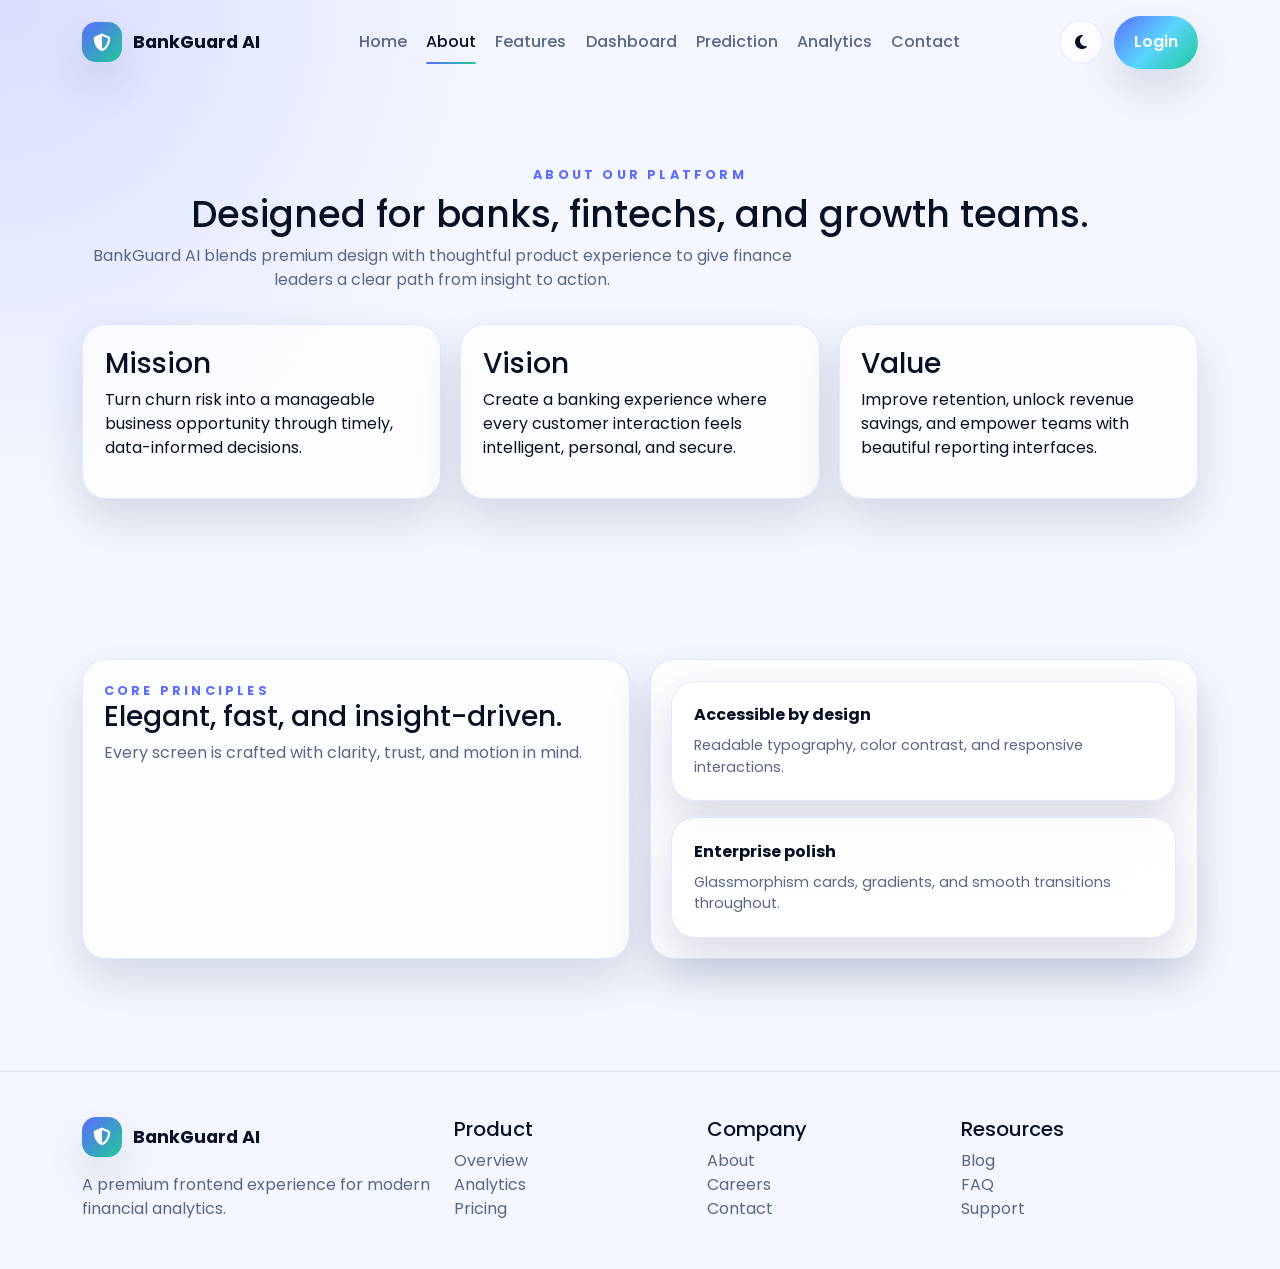
<file: about.html>
<!DOCTYPE html>
<html lang="en">
  <head>
    <script>
      window.addEventListener('load', function () {
        const loader = document.querySelector('.page-loader');
        if (loader) {
          setTimeout(() => loader.classList.add('hidden'), 700);
        }
      });
      const path = window.location.pathname;
      document.write(`<base href="${path.includes('/pages/') ? '../' : './'}">`);
    </script>
    <meta charset="UTF-8" />
    <meta name="viewport" content="width=device-width, initial-scale=1.0" />
    <title>About | BankGuard AI</title>
    <link rel="preconnect" href="https://fonts.googleapis.com" />
    <link rel="preconnect" href="https://fonts.gstatic.com" crossorigin />
    <link href="https://fonts.googleapis.com/css2?family=Poppins:wght@300;400;500;600;700;800&display=swap" rel="stylesheet" />
    <link href="https://cdn.jsdelivr.net/npm/bootstrap@5.3.3/dist/css/bootstrap.min.css" rel="stylesheet" />
    <link href="https://cdnjs.cloudflare.com/ajax/libs/font-awesome/6.5.2/css/all.min.css" rel="stylesheet" />
    <link href="https://unpkg.com/aos@2.3.1/dist/aos.css" rel="stylesheet" />
    <link rel="stylesheet" href="../assets/css/styles.css" />
  </head>
  <body>
    <div class="page-loader"><div class="spinner"></div></div>
    <nav class="navbar">
      <div class="container">
        <a href="../index.html" class="brand"><span class="brand-badge"><i class="fa-solid fa-shield-halved"></i></span> BankGuard AI</a>
        <div class="nav-links">
          <a href="../index.html">Home</a>
          <a class="active" href="about.html">About</a>
          <a href="features.html">Features</a>
          <a href="dashboard.html">Dashboard</a>
          <a href="prediction.html">Prediction</a>
          <a href="analytics.html">Analytics</a>
          <a href="contact.html">Contact</a>
        </div>
        <div class="nav-actions"><button class="icon-btn" id="themeToggle"><i class="fas fa-moon"></i></button><a class="btn btn-gradient" href="login.html">Login</a></div>
      </div>
    </nav>

    <section class="section">
      <div class="container">
        <div class="section-title text-center" data-aos="fade-up">
          <span class="eyebrow">About our platform</span>
          <h2>Designed for banks, fintechs, and growth teams.</h2>
          <p>BankGuard AI blends premium design with thoughtful product experience to give finance leaders a clear path from insight to action.</p>
        </div>
        <div class="feature-grid">
          <div class="feature-card" data-aos="fade-up"><h3>Mission</h3><p>Turn churn risk into a manageable business opportunity through timely, data-informed decisions.</p></div>
          <div class="feature-card" data-aos="fade-up" data-aos-delay="100"><h3>Vision</h3><p>Create a banking experience where every customer interaction feels intelligent, personal, and secure.</p></div>
          <div class="feature-card" data-aos="fade-up" data-aos-delay="200"><h3>Value</h3><p>Improve retention, unlock revenue savings, and empower teams with beautiful reporting interfaces.</p></div>
        </div>
      </div>
    </section>

    <section class="section">
      <div class="container">
        <div class="contact-grid">
          <div class="contact-card" data-aos="fade-up"><div class="eyebrow">Core principles</div><h3>Elegant, fast, and insight-driven.</h3><p class="muted">Every screen is crafted with clarity, trust, and motion in mind.</p></div>
          <div class="contact-card" data-aos="fade-up" data-aos-delay="100">
            <div class="panel-stack">
              <div class="feature-card"><strong>Accessible by design</strong><div class="muted small mt-2">Readable typography, color contrast, and responsive interactions.</div></div>
              <div class="feature-card"><strong>Enterprise polish</strong><div class="muted small mt-2">Glassmorphism cards, gradients, and smooth transitions throughout.</div></div>
            </div>
          </div>
        </div>
      </div>
    </section>

    <footer class="footer"><div class="container footer-grid"><div><div class="brand"><span class="brand-badge"><i class="fa-solid fa-shield-halved"></i></span> BankGuard AI</div><p class="muted mt-3">A premium frontend experience for modern financial analytics.</p></div><div><h5>Product</h5><div class="muted">Overview<br />Analytics<br />Pricing</div></div><div><h5>Company</h5><div class="muted">About<br />Careers<br />Contact</div></div><div><h5>Resources</h5><div class="muted">Blog<br />FAQ<br />Support</div></div></div></footer>

    <div class="toast" id="toast"></div>
    <script src="https://cdn.jsdelivr.net/npm/bootstrap@5.3.3/dist/js/bootstrap.bundle.min.js"></script>
    <script src="https://unpkg.com/aos@2.3.1/dist/aos.js"></script>
    <script src="../assets/js/main.js"></script>
    <script>AOS.init({ duration: 800, once: true });</script>
  </body>
</html>
</file>
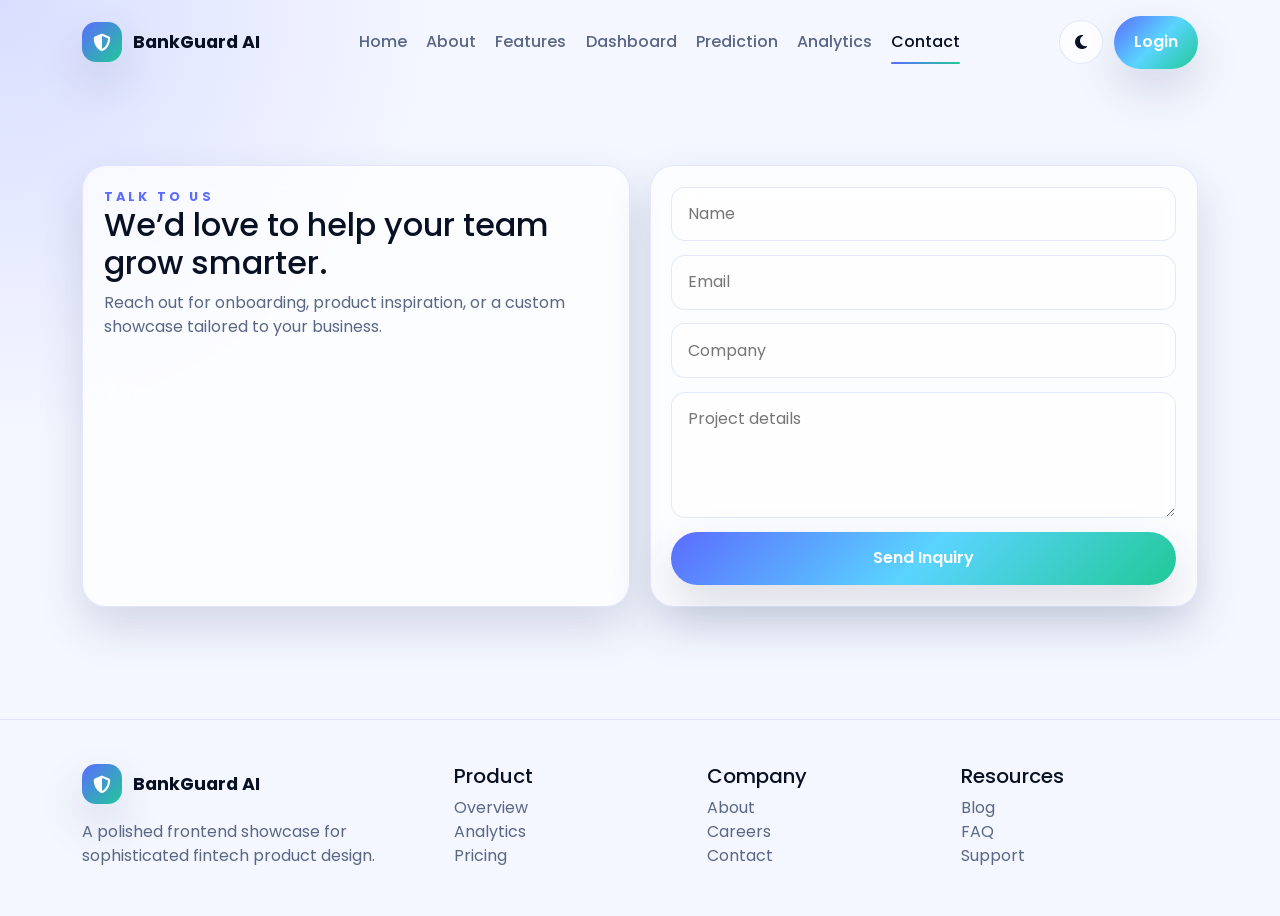
<file: contact.html>
<!DOCTYPE html>
<html lang="en">
  <head>
    <script>
      window.addEventListener('load', function () {
        const loader = document.querySelector('.page-loader');
        if (loader) {
          setTimeout(() => loader.classList.add('hidden'), 700);
        }
      });
      const path = window.location.pathname;
      document.write(`<base href="${path.includes('/pages/') ? '../' : './'}">`);
    </script>
    <meta charset="UTF-8" />
    <meta name="viewport" content="width=device-width, initial-scale=1.0" />
    <title>Contact | BankGuard AI</title>
    <link rel="preconnect" href="https://fonts.googleapis.com" />
    <link rel="preconnect" href="https://fonts.gstatic.com" crossorigin />
    <link href="https://fonts.googleapis.com/css2?family=Poppins:wght@300;400;500;600;700;800&display=swap" rel="stylesheet" />
    <link href="https://cdn.jsdelivr.net/npm/bootstrap@5.3.3/dist/css/bootstrap.min.css" rel="stylesheet" />
    <link href="https://cdnjs.cloudflare.com/ajax/libs/font-awesome/6.5.2/css/all.min.css" rel="stylesheet" />
    <link href="https://unpkg.com/aos@2.3.1/dist/aos.css" rel="stylesheet" />
    <link rel="stylesheet" href="../assets/css/styles.css" />
  </head>
  <body>
    <div class="page-loader"><div class="spinner"></div></div>
    <nav class="navbar">
      <div class="container">
        <a href="../index.html" class="brand"><span class="brand-badge"><i class="fa-solid fa-shield-halved"></i></span> BankGuard AI</a>
        <div class="nav-links">
          <a href="../index.html">Home</a>
          <a href="about.html">About</a>
          <a href="features.html">Features</a>
          <a href="dashboard.html">Dashboard</a>
          <a href="prediction.html">Prediction</a>
          <a href="analytics.html">Analytics</a>
          <a class="active" href="contact.html">Contact</a>
        </div>
        <div class="nav-actions"><button class="icon-btn" id="themeToggle"><i class="fas fa-moon"></i></button><a class="btn btn-gradient" href="login.html">Login</a></div>
      </div>
    </nav>

    <section class="section">
      <div class="container contact-grid">
        <div class="contact-card" data-aos="fade-up">
          <div class="eyebrow">Talk to us</div>
          <h2>We’d love to help your team grow smarter.</h2>
          <p class="muted">Reach out for onboarding, product inspiration, or a custom showcase tailored to your business.</p>
        </div>
        <div class="contact-card" data-aos="fade-up" data-aos-delay="100">
          <form class="form-floating">
            <input type="text" placeholder="Name" />
            <input type="email" placeholder="Email" />
            <input type="text" placeholder="Company" />
            <textarea rows="4" placeholder="Project details"></textarea>
            <button class="btn btn-gradient">Send Inquiry</button>
          </form>
        </div>
      </div>
    </section>

    <footer class="footer"><div class="container footer-grid"><div><div class="brand"><span class="brand-badge"><i class="fa-solid fa-shield-halved"></i></span> BankGuard AI</div><p class="muted mt-3">A polished frontend showcase for sophisticated fintech product design.</p></div><div><h5>Product</h5><div class="muted">Overview<br />Analytics<br />Pricing</div></div><div><h5>Company</h5><div class="muted">About<br />Careers<br />Contact</div></div><div><h5>Resources</h5><div class="muted">Blog<br />FAQ<br />Support</div></div></div></footer>

    <div class="toast" id="toast"></div>
    <script src="https://cdn.jsdelivr.net/npm/bootstrap@5.3.3/dist/js/bootstrap.bundle.min.js"></script>
    <script src="https://unpkg.com/aos@2.3.1/dist/aos.js"></script>
    <script src="../assets/js/main.js"></script>
    <script>AOS.init({ duration: 800, once: true });</script>
  </body>
</html>
</file>
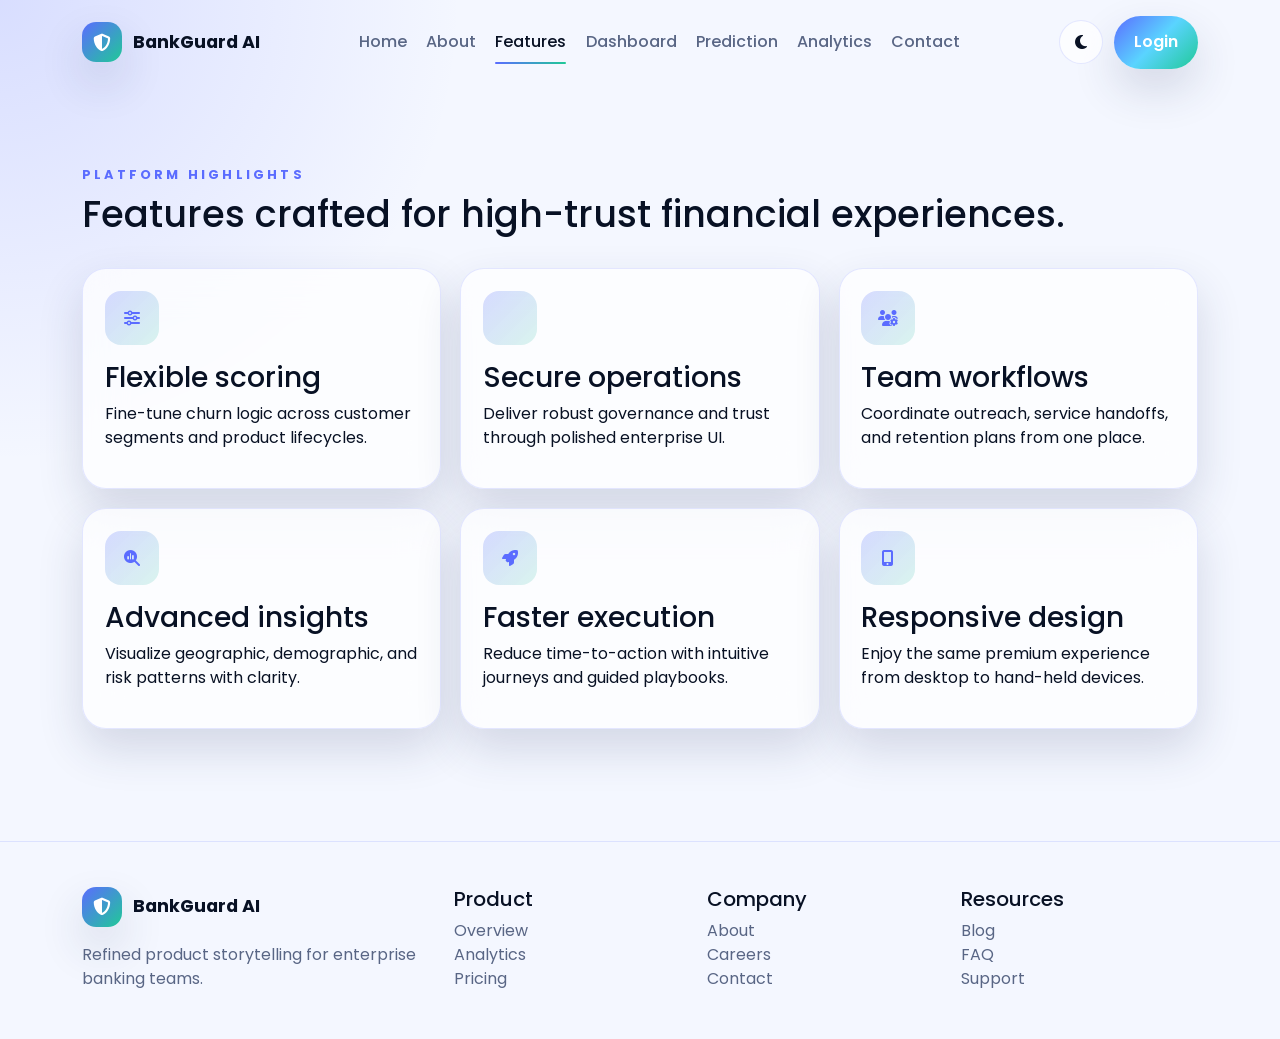
<file: features.html>
<!DOCTYPE html>
<html lang="en">
  <head>
    <script>
      window.addEventListener('load', function () {
        const loader = document.querySelector('.page-loader');
        if (loader) {
          setTimeout(() => loader.classList.add('hidden'), 700);
        }
      });
      const path = window.location.pathname;
      document.write(`<base href="${path.includes('/pages/') ? '../' : './'}">`);
    </script>
    <meta charset="UTF-8" />
    <meta name="viewport" content="width=device-width, initial-scale=1.0" />
    <title>Features | BankGuard AI</title>
    <link rel="preconnect" href="https://fonts.googleapis.com" />
    <link rel="preconnect" href="https://fonts.gstatic.com" crossorigin />
    <link href="https://fonts.googleapis.com/css2?family=Poppins:wght@300;400;500;600;700;800&display=swap" rel="stylesheet" />
    <link href="https://cdn.jsdelivr.net/npm/bootstrap@5.3.3/dist/css/bootstrap.min.css" rel="stylesheet" />
    <link href="https://cdnjs.cloudflare.com/ajax/libs/font-awesome/6.5.2/css/all.min.css" rel="stylesheet" />
    <link href="https://unpkg.com/aos@2.3.1/dist/aos.css" rel="stylesheet" />
    <link rel="stylesheet" href="../assets/css/styles.css" />
  </head>
  <body>
    <div class="page-loader"><div class="spinner"></div></div>
    <nav class="navbar">
      <div class="container">
        <a href="../index.html" class="brand"><span class="brand-badge"><i class="fa-solid fa-shield-halved"></i></span> BankGuard AI</a>
        <div class="nav-links">
          <a href="../index.html">Home</a>
          <a href="about.html">About</a>
          <a class="active" href="features.html">Features</a>
          <a href="dashboard.html">Dashboard</a>
          <a href="prediction.html">Prediction</a>
          <a href="analytics.html">Analytics</a>
          <a href="contact.html">Contact</a>
        </div>
        <div class="nav-actions"><button class="icon-btn" id="themeToggle"><i class="fas fa-moon"></i></button><a class="btn btn-gradient" href="login.html">Login</a></div>
      </div>
    </nav>

    <section class="section">
      <div class="container">
        <div class="section-title" data-aos="fade-up">
          <span class="eyebrow">Platform highlights</span>
          <h2>Features crafted for high-trust financial experiences.</h2>
        </div>
        <div class="feature-grid">
          <div class="feature-card" data-aos="fade-up"><div class="feature-icon"><i class="fa-solid fa-sliders"></i></div><h3>Flexible scoring</h3><p>Fine-tune churn logic across customer segments and product lifecycles.</p></div>
          <div class="feature-card" data-aos="fade-up" data-aos-delay="100"><div class="feature-icon"><i class="fa-solid fa-shield-check"></i></div><h3>Secure operations</h3><p>Deliver robust governance and trust through polished enterprise UI.</p></div>
          <div class="feature-card" data-aos="fade-up" data-aos-delay="200"><div class="feature-icon"><i class="fa-solid fa-users-gear"></i></div><h3>Team workflows</h3><p>Coordinate outreach, service handoffs, and retention plans from one place.</p></div>
          <div class="feature-card" data-aos="fade-up"><div class="feature-icon"><i class="fa-solid fa-magnifying-glass-chart"></i></div><h3>Advanced insights</h3><p>Visualize geographic, demographic, and risk patterns with clarity.</p></div>
          <div class="feature-card" data-aos="fade-up" data-aos-delay="100"><div class="feature-icon"><i class="fa-solid fa-rocket"></i></div><h3>Faster execution</h3><p>Reduce time-to-action with intuitive journeys and guided playbooks.</p></div>
          <div class="feature-card" data-aos="fade-up" data-aos-delay="200"><div class="feature-icon"><i class="fa-solid fa-mobile-screen-button"></i></div><h3>Responsive design</h3><p>Enjoy the same premium experience from desktop to hand-held devices.</p></div>
        </div>
      </div>
    </section>

    <footer class="footer"><div class="container footer-grid"><div><div class="brand"><span class="brand-badge"><i class="fa-solid fa-shield-halved"></i></span> BankGuard AI</div><p class="muted mt-3">Refined product storytelling for enterprise banking teams.</p></div><div><h5>Product</h5><div class="muted">Overview<br />Analytics<br />Pricing</div></div><div><h5>Company</h5><div class="muted">About<br />Careers<br />Contact</div></div><div><h5>Resources</h5><div class="muted">Blog<br />FAQ<br />Support</div></div></div></footer>

    <div class="toast" id="toast"></div>
    <script src="https://cdn.jsdelivr.net/npm/bootstrap@5.3.3/dist/js/bootstrap.bundle.min.js"></script>
    <script src="https://unpkg.com/aos@2.3.1/dist/aos.js"></script>
    <script src="../assets/js/main.js"></script>
    <script>AOS.init({ duration: 800, once: true });</script>
  </body>
</html>
</file>
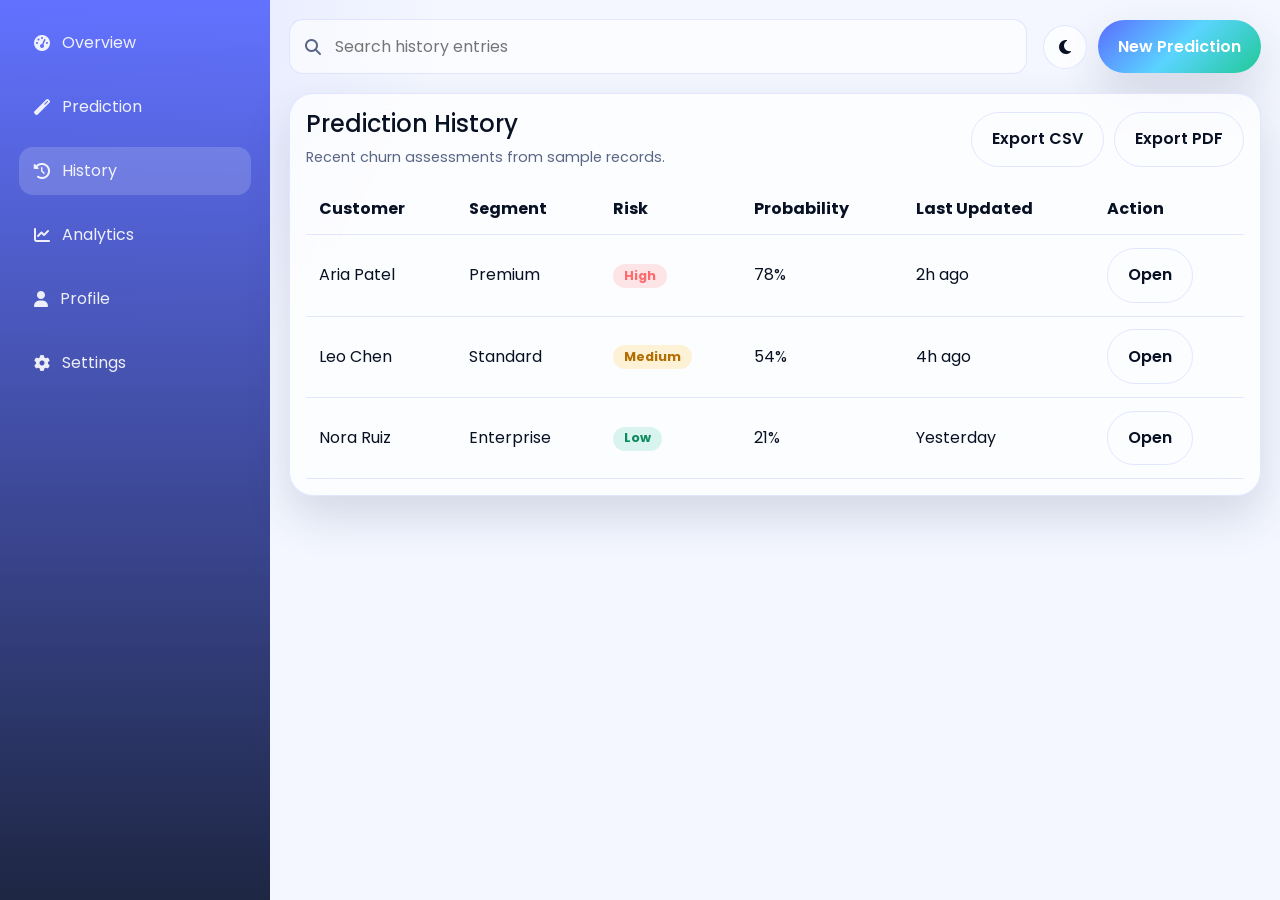
<file: history.html>
<!DOCTYPE html>
<html lang="en">
  <head>
    <script>
      window.addEventListener('load', function () {
        const loader = document.querySelector('.page-loader');
        if (loader) {
          setTimeout(() => loader.classList.add('hidden'), 700);
        }
      });
      const path = window.location.pathname;
      document.write(`<base href="${path.includes('/pages/') ? '../' : './'}">`);
    </script>
    <meta charset="UTF-8" />
    <meta name="viewport" content="width=device-width, initial-scale=1.0" />
    <title>History | BankGuard AI</title>
    <link rel="preconnect" href="https://fonts.googleapis.com" />
    <link rel="preconnect" href="https://fonts.gstatic.com" crossorigin />
    <link href="https://fonts.googleapis.com/css2?family=Poppins:wght@300;400;500;600;700;800&display=swap" rel="stylesheet" />
    <link href="https://cdn.jsdelivr.net/npm/bootstrap@5.3.3/dist/css/bootstrap.min.css" rel="stylesheet" />
    <link href="https://cdnjs.cloudflare.com/ajax/libs/font-awesome/6.5.2/css/all.min.css" rel="stylesheet" />
    <link href="https://unpkg.com/aos@2.3.1/dist/aos.css" rel="stylesheet" />
    <link rel="stylesheet" href="../assets/css/styles.css" />
  </head>
  <body>
    <div class="page-loader"><div class="spinner"></div></div>
    <div class="dashboard-shell">
      <aside class="sidebar">
        <a href="dashboard.html"><i class="fa-solid fa-gauge-high"></i> Overview</a>
        <a href="prediction.html"><i class="fa-solid fa-magic"></i> Prediction</a>
        <a href="history.html" class="active"><i class="fa-solid fa-clock-rotate-left"></i> History</a>
        <a href="analytics.html"><i class="fa-solid fa-chart-line"></i> Analytics</a>
        <a href="profile.html"><i class="fa-solid fa-user"></i> Profile</a>
        <a href="settings.html"><i class="fa-solid fa-gear"></i> Settings</a>
      </aside>
      <main class="dashboard-main">
        <div class="topbar" data-aos="fade-down">
          <div class="search"><i class="fa-solid fa-search"></i><input type="text" placeholder="Search history entries" /></div>
          <div class="topbar-actions"><button class="icon-btn" id="themeToggle"><i class="fas fa-moon"></i></button><a class="btn btn-gradient" href="prediction.html">New Prediction</a></div>
        </div>
        <div class="table-card" data-aos="fade-up">
          <div class="table-toolbar"><div><h4>Prediction History</h4><div class="muted small">Recent churn assessments from sample records.</div></div><div class="controls"><button class="btn-outline">Export CSV</button><button class="btn-outline">Export PDF</button></div></div>
          <table>
            <thead><tr><th>Customer</th><th>Segment</th><th>Risk</th><th>Probability</th><th>Last Updated</th><th>Action</th></tr></thead>
            <tbody>
              <tr><td>Aria Patel</td><td>Premium</td><td><span class="badge high">High</span></td><td>78%</td><td>2h ago</td><td><button class="btn-outline">Open</button></td></tr>
              <tr><td>Leo Chen</td><td>Standard</td><td><span class="badge medium">Medium</span></td><td>54%</td><td>4h ago</td><td><button class="btn-outline">Open</button></td></tr>
              <tr><td>Nora Ruiz</td><td>Enterprise</td><td><span class="badge low">Low</span></td><td>21%</td><td>Yesterday</td><td><button class="btn-outline">Open</button></td></tr>
            </tbody>
          </table>
        </div>
      </main>
    </div>

    <div class="toast" id="toast"></div>
    <script src="https://cdn.jsdelivr.net/npm/bootstrap@5.3.3/dist/js/bootstrap.bundle.min.js"></script>
    <script src="https://unpkg.com/aos@2.3.1/dist/aos.js"></script>
    <script src="../assets/js/main.js"></script>
    <script>AOS.init({ duration: 800, once: true });</script>
  </body>
</html>
</file>
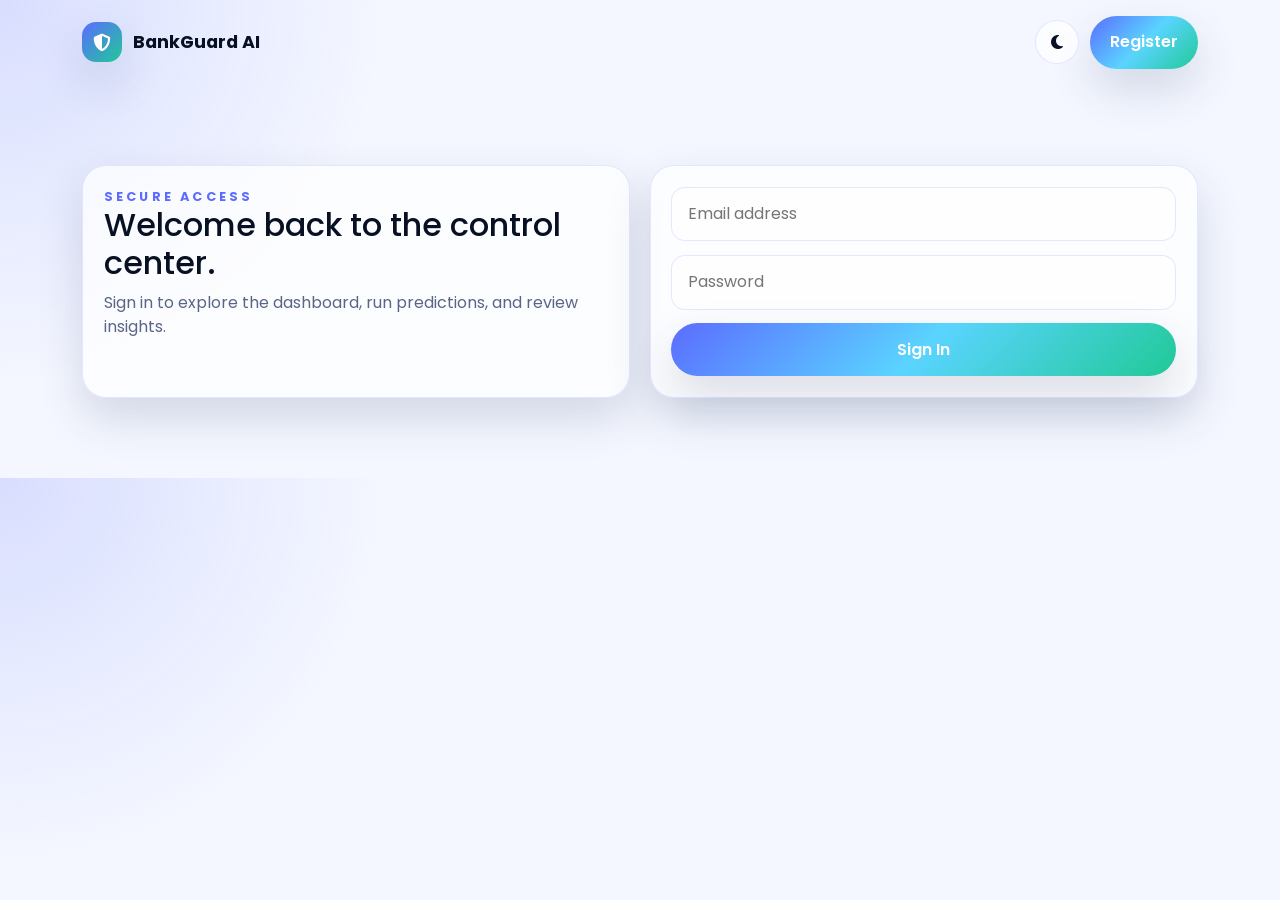
<file: login.html>
<!DOCTYPE html>
<html lang="en">
  <head>
    <script>
      window.addEventListener('load', function () {
        const loader = document.querySelector('.page-loader');
        if (loader) {
          setTimeout(() => loader.classList.add('hidden'), 700);
        }
      });
      const path = window.location.pathname;
      document.write(`<base href="${path.includes('/pages/') ? '../' : './'}">`);
    </script>
    <meta charset="UTF-8" />
    <meta name="viewport" content="width=device-width, initial-scale=1.0" />
    <title>Login | BankGuard AI</title>
    <link rel="preconnect" href="https://fonts.googleapis.com" />
    <link rel="preconnect" href="https://fonts.gstatic.com" crossorigin />
    <link href="https://fonts.googleapis.com/css2?family=Poppins:wght@300;400;500;600;700;800&display=swap" rel="stylesheet" />
    <link href="https://cdn.jsdelivr.net/npm/bootstrap@5.3.3/dist/css/bootstrap.min.css" rel="stylesheet" />
    <link href="https://cdnjs.cloudflare.com/ajax/libs/font-awesome/6.5.2/css/all.min.css" rel="stylesheet" />
    <link href="https://unpkg.com/aos@2.3.1/dist/aos.css" rel="stylesheet" />
    <link rel="stylesheet" href="../assets/css/styles.css" />
  </head>
  <body>
    <div class="page-loader"><div class="spinner"></div></div>
    <nav class="navbar">
      <div class="container">
        <a href="../index.html" class="brand"><span class="brand-badge"><i class="fa-solid fa-shield-halved"></i></span> BankGuard AI</a>
        <div class="nav-actions"><button class="icon-btn" id="themeToggle"><i class="fas fa-moon"></i></button><a class="btn btn-gradient" href="register.html">Register</a></div>
      </div>
    </nav>

    <section class="section">
      <div class="container contact-grid">
        <div class="contact-card" data-aos="fade-up"><div class="eyebrow">Secure access</div><h2>Welcome back to the control center.</h2><p class="muted">Sign in to explore the dashboard, run predictions, and review insights.</p></div>
        <div class="contact-card" data-aos="fade-up" data-aos-delay="100">
          <form class="form-floating">
            <input type="email" placeholder="Email address" />
            <input type="password" placeholder="Password" />
            <button class="btn btn-gradient" type="button" onclick="window.location.href='dashboard.html'">Sign In</button>
          </form>
        </div>
      </div>
    </section>

    <div class="toast" id="toast"></div>
    <script src="https://cdn.jsdelivr.net/npm/bootstrap@5.3.3/dist/js/bootstrap.bundle.min.js"></script>
    <script src="https://unpkg.com/aos@2.3.1/dist/aos.js"></script>
    <script src="../assets/js/main.js"></script>
    <script>AOS.init({ duration: 800, once: true });</script>
  </body>
</html>
</file>
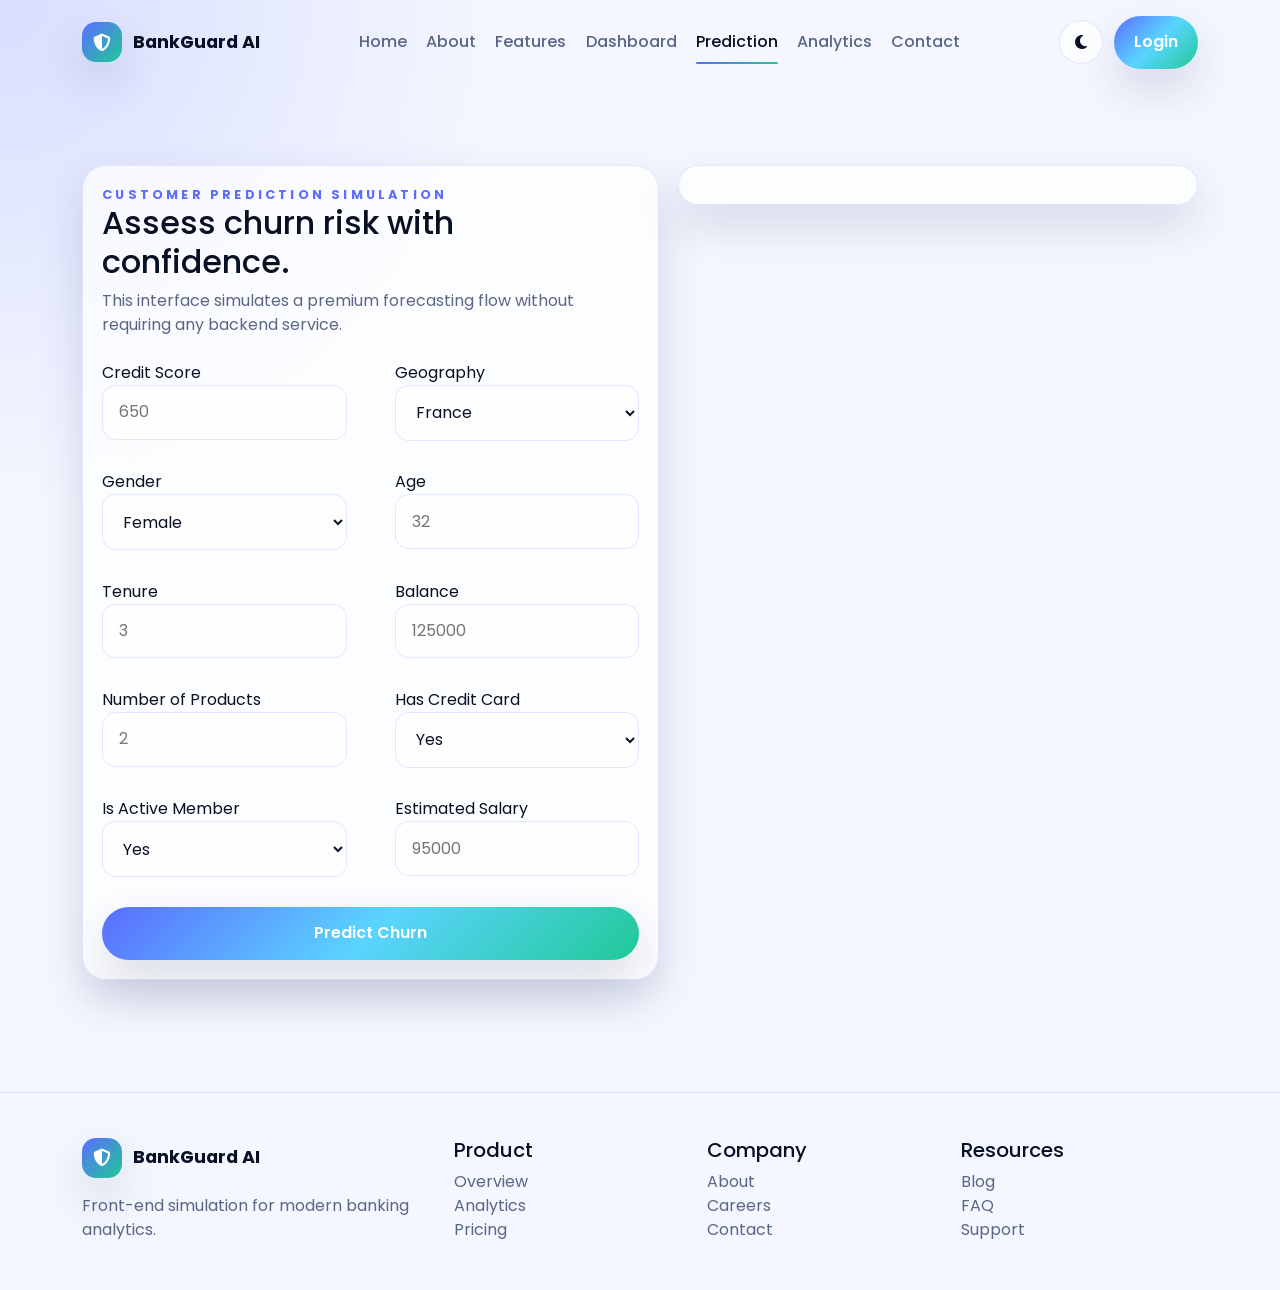
<file: prediction.html>
<!DOCTYPE html>
<html lang="en">
  <head>
    <script>
      window.addEventListener('load', function () {
        const loader = document.querySelector('.page-loader');
        if (loader) {
          setTimeout(() => loader.classList.add('hidden'), 700);
        }
      });
      const path = window.location.pathname;
      document.write(`<base href="${path.includes('/pages/') ? '../' : './'}">`);
    </script>
    <meta charset="UTF-8" />
    <meta name="viewport" content="width=device-width, initial-scale=1.0" />
    <title>Prediction | BankGuard AI</title>
    <link rel="preconnect" href="https://fonts.googleapis.com" />
    <link rel="preconnect" href="https://fonts.gstatic.com" crossorigin />
    <link href="https://fonts.googleapis.com/css2?family=Poppins:wght@300;400;500;600;700;800&display=swap" rel="stylesheet" />
    <link href="https://cdn.jsdelivr.net/npm/bootstrap@5.3.3/dist/css/bootstrap.min.css" rel="stylesheet" />
    <link href="https://cdnjs.cloudflare.com/ajax/libs/font-awesome/6.5.2/css/all.min.css" rel="stylesheet" />
    <link href="https://unpkg.com/aos@2.3.1/dist/aos.css" rel="stylesheet" />
    <link rel="stylesheet" href="../assets/css/styles.css" />
  </head>
  <body>
    <div class="page-loader"><div class="spinner"></div></div>
    <nav class="navbar">
      <div class="container">
        <a href="../index.html" class="brand"><span class="brand-badge"><i class="fa-solid fa-shield-halved"></i></span> BankGuard AI</a>
        <div class="nav-links">
          <a href="../index.html">Home</a>
          <a href="about.html">About</a>
          <a href="features.html">Features</a>
          <a href="dashboard.html">Dashboard</a>
          <a class="active" href="prediction.html">Prediction</a>
          <a href="analytics.html">Analytics</a>
          <a href="contact.html">Contact</a>
        </div>
        <div class="nav-actions"><button class="icon-btn" id="themeToggle"><i class="fas fa-moon"></i></button><a class="btn btn-gradient" href="login.html">Login</a></div>
      </div>
    </nav>

    <section class="section">
      <div class="container prediction-layout">
        <div class="prediction-card" data-aos="fade-right">
          <div class="eyebrow">Customer prediction simulation</div>
          <h2>Assess churn risk with confidence.</h2>
          <p class="muted">This interface simulates a premium forecasting flow without requiring any backend service.</p>
          <form id="predictionForm" class="form-floating mt-4">
            <div class="row">
              <div class="col mb-3"><label>Credit Score</label><input type="number" name="credit_score" placeholder="650" /></div>
              <div class="col mb-3"><label>Geography</label><select name="geography"><option>France</option><option>Spain</option><option>Germany</option></select></div>
            </div>
            <div class="row">
              <div class="col mb-3"><label>Gender</label><select name="gender"><option>Female</option><option>Male</option></select></div>
              <div class="col mb-3"><label>Age</label><input type="number" name="age" placeholder="32" /></div>
            </div>
            <div class="row">
              <div class="col mb-3"><label>Tenure</label><input type="number" name="tenure" placeholder="3" /></div>
              <div class="col mb-3"><label>Balance</label><input type="number" name="balance" placeholder="125000" /></div>
            </div>
            <div class="row">
              <div class="col mb-3"><label>Number of Products</label><input type="number" name="products" placeholder="2" /></div>
              <div class="col mb-3"><label>Has Credit Card</label><select name="credit_card"><option>Yes</option><option>No</option></select></div>
            </div>
            <div class="row">
              <div class="col mb-3"><label>Is Active Member</label><select name="active_member"><option>Yes</option><option>No</option></select></div>
              <div class="col mb-3"><label>Estimated Salary</label><input type="number" name="salary" placeholder="95000" /></div>
            </div>
            <button class="btn btn-gradient" type="submit">Predict Churn</button>
          </form>
        </div>
        <div class="result-card" data-aos="fade-left">
          <div id="predictionLoader" style="display:none; text-align:center;">
            <div class="spinner" style="margin:0 auto 1rem"></div>
            <p class="muted">Evaluating customer risk profile...</p>
          </div>
          <div id="predictionResult" style="display:none;">
            <div class="d-flex justify-content-between align-items-center"><h3>Prediction Result</h3><span class="badge high" id="riskBadge">High Risk</span></div>
            <div class="circular-meter" id="riskMeter" data-value="72%"></div>
            <div class="text-center">
              <div class="stat-large" id="probabilityValue">72%</div>
              <div class="muted">Churn probability</div>
            </div>
            <div class="row mt-3">
              <div class="col"><strong>Confidence</strong><div id="confidenceValue">94%</div></div>
              <div class="col"><strong>Suggested Action</strong><div>Retention campaign</div></div>
            </div>
            <div class="recommendations" id="recommendations"></div>
          </div>
        </div>
      </div>
    </section>

    <footer class="footer"><div class="container footer-grid"><div><div class="brand"><span class="brand-badge"><i class="fa-solid fa-shield-halved"></i></span> BankGuard AI</div><p class="muted mt-3">Front-end simulation for modern banking analytics.</p></div><div><h5>Product</h5><div class="muted">Overview<br />Analytics<br />Pricing</div></div><div><h5>Company</h5><div class="muted">About<br />Careers<br />Contact</div></div><div><h5>Resources</h5><div class="muted">Blog<br />FAQ<br />Support</div></div></div></footer>

    <div class="toast" id="toast"></div>
    <script src="https://cdn.jsdelivr.net/npm/bootstrap@5.3.3/dist/js/bootstrap.bundle.min.js"></script>
    <script src="https://unpkg.com/aos@2.3.1/dist/aos.js"></script>
    <script src="../assets/js/main.js"></script>
    <script>AOS.init({ duration: 800, once: true });</script>
  </body>
</html>
</file>
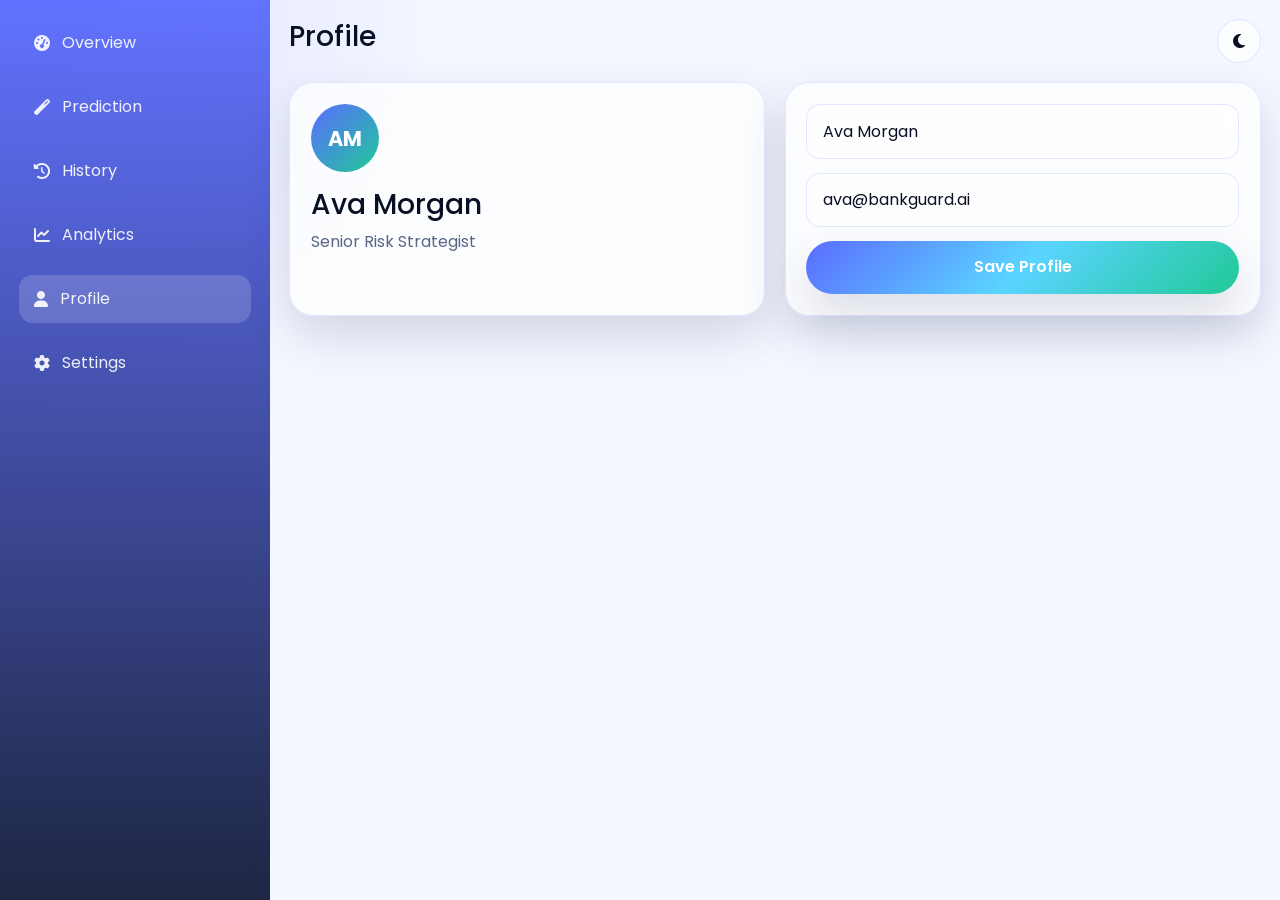
<file: profile.html>
<!DOCTYPE html>
<html lang="en">
  <head>
    <script>
      window.addEventListener('load', function () {
        const loader = document.querySelector('.page-loader');
        if (loader) {
          setTimeout(() => loader.classList.add('hidden'), 700);
        }
      });
      const path = window.location.pathname;
      document.write(`<base href="${path.includes('/pages/') ? '../' : './'}">`);
    </script>
    <meta charset="UTF-8" />
    <meta name="viewport" content="width=device-width, initial-scale=1.0" />
    <title>Profile | BankGuard AI</title>
    <link rel="preconnect" href="https://fonts.googleapis.com" />
    <link rel="preconnect" href="https://fonts.gstatic.com" crossorigin />
    <link href="https://fonts.googleapis.com/css2?family=Poppins:wght@300;400;500;600;700;800&display=swap" rel="stylesheet" />
    <link href="https://cdn.jsdelivr.net/npm/bootstrap@5.3.3/dist/css/bootstrap.min.css" rel="stylesheet" />
    <link href="https://cdnjs.cloudflare.com/ajax/libs/font-awesome/6.5.2/css/all.min.css" rel="stylesheet" />
    <link href="https://unpkg.com/aos@2.3.1/dist/aos.css" rel="stylesheet" />
    <link rel="stylesheet" href="../assets/css/styles.css" />
  </head>
  <body>
    <div class="page-loader"><div class="spinner"></div></div>
    <div class="dashboard-shell">
      <aside class="sidebar">
        <a href="dashboard.html"><i class="fa-solid fa-gauge-high"></i> Overview</a>
        <a href="prediction.html"><i class="fa-solid fa-magic"></i> Prediction</a>
        <a href="history.html"><i class="fa-solid fa-clock-rotate-left"></i> History</a>
        <a href="analytics.html"><i class="fa-solid fa-chart-line"></i> Analytics</a>
        <a href="profile.html" class="active"><i class="fa-solid fa-user"></i> Profile</a>
        <a href="settings.html"><i class="fa-solid fa-gear"></i> Settings</a>
      </aside>
      <main class="dashboard-main">
        <div class="topbar" data-aos="fade-down">
          <h3>Profile</h3>
          <div class="topbar-actions"><button class="icon-btn" id="themeToggle"><i class="fas fa-moon"></i></button></div>
        </div>
        <div class="contact-grid">
          <div class="contact-card" data-aos="fade-up"><div class="avatar-lg">AM</div><h3 class="mt-3">Ava Morgan</h3><p class="muted">Senior Risk Strategist</p></div>
          <div class="contact-card" data-aos="fade-up" data-aos-delay="100"><div class="form-floating"><input type="text" placeholder="Full name" value="Ava Morgan" /><input type="email" placeholder="Email" value="ava@bankguard.ai" /><button class="btn btn-gradient">Save Profile</button></div></div>
        </div>
      </main>
    </div>

    <div class="toast" id="toast"></div>
    <script src="https://cdn.jsdelivr.net/npm/bootstrap@5.3.3/dist/js/bootstrap.bundle.min.js"></script>
    <script src="https://unpkg.com/aos@2.3.1/dist/aos.js"></script>
    <script src="../assets/js/main.js"></script>
    <script>AOS.init({ duration: 800, once: true });</script>
  </body>
</html>
</file>
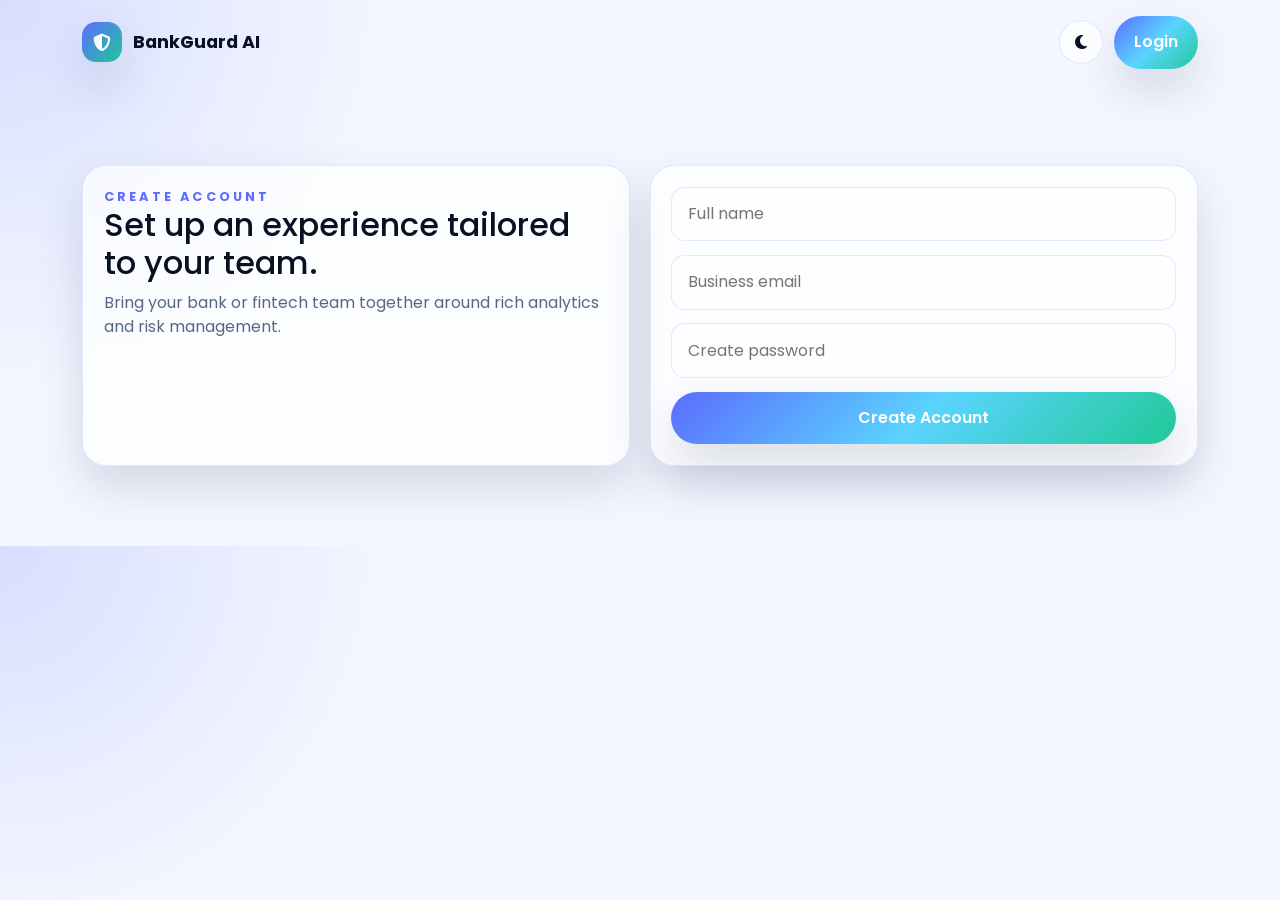
<file: register.html>
<!DOCTYPE html>
<html lang="en">
  <head>
    <script>
      window.addEventListener('load', function () {
        const loader = document.querySelector('.page-loader');
        if (loader) {
          setTimeout(() => loader.classList.add('hidden'), 700);
        }
      });
      const path = window.location.pathname;
      document.write(`<base href="${path.includes('/pages/') ? '../' : './'}">`);
    </script>
    <meta charset="UTF-8" />
    <meta name="viewport" content="width=device-width, initial-scale=1.0" />
    <title>Register | BankGuard AI</title>
    <link rel="preconnect" href="https://fonts.googleapis.com" />
    <link rel="preconnect" href="https://fonts.gstatic.com" crossorigin />
    <link href="https://fonts.googleapis.com/css2?family=Poppins:wght@300;400;500;600;700;800&display=swap" rel="stylesheet" />
    <link href="https://cdn.jsdelivr.net/npm/bootstrap@5.3.3/dist/css/bootstrap.min.css" rel="stylesheet" />
    <link href="https://cdnjs.cloudflare.com/ajax/libs/font-awesome/6.5.2/css/all.min.css" rel="stylesheet" />
    <link href="https://unpkg.com/aos@2.3.1/dist/aos.css" rel="stylesheet" />
    <link rel="stylesheet" href="../assets/css/styles.css" />
  </head>
  <body>
    <div class="page-loader"><div class="spinner"></div></div>
    <nav class="navbar">
      <div class="container">
        <a href="../index.html" class="brand"><span class="brand-badge"><i class="fa-solid fa-shield-halved"></i></span> BankGuard AI</a>
        <div class="nav-actions"><button class="icon-btn" id="themeToggle"><i class="fas fa-moon"></i></button><a class="btn btn-gradient" href="login.html">Login</a></div>
      </div>
    </nav>

    <section class="section">
      <div class="container contact-grid">
        <div class="contact-card" data-aos="fade-up"><div class="eyebrow">Create account</div><h2>Set up an experience tailored to your team.</h2><p class="muted">Bring your bank or fintech team together around rich analytics and risk management.</p></div>
        <div class="contact-card" data-aos="fade-up" data-aos-delay="100">
          <form class="form-floating">
            <input type="text" placeholder="Full name" />
            <input type="email" placeholder="Business email" />
            <input type="password" placeholder="Create password" />
            <button class="btn btn-gradient" type="button" onclick="window.location.href='dashboard.html'">Create Account</button>
          </form>
        </div>
      </div>
    </section>

    <div class="toast" id="toast"></div>
    <script src="https://cdn.jsdelivr.net/npm/bootstrap@5.3.3/dist/js/bootstrap.bundle.min.js"></script>
    <script src="https://unpkg.com/aos@2.3.1/dist/aos.js"></script>
    <script src="../assets/js/main.js"></script>
    <script>AOS.init({ duration: 800, once: true });</script>
  </body>
</html>
</file>
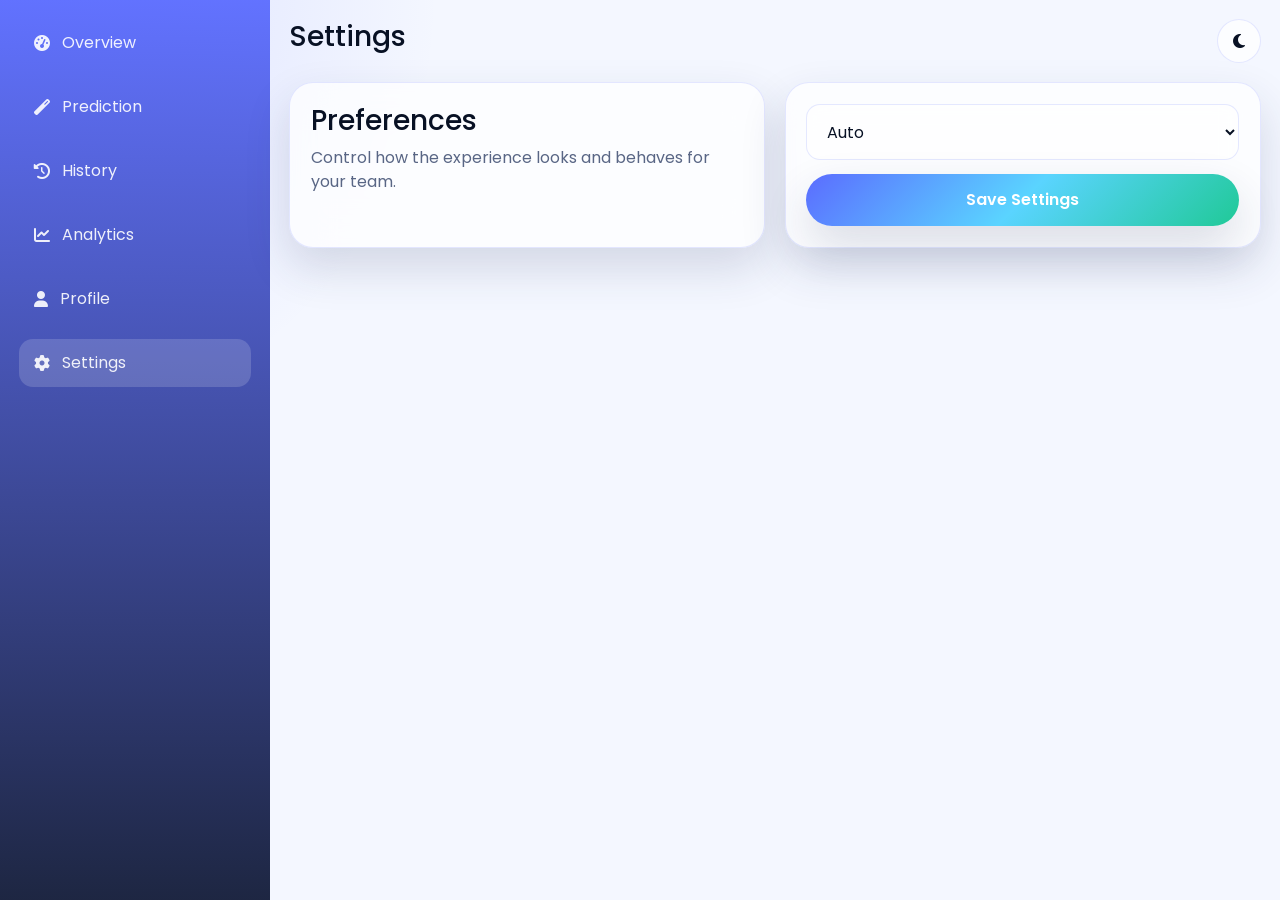
<file: settings.html>
<!DOCTYPE html>
<html lang="en">
  <head>
    <script>
      window.addEventListener('load', function () {
        const loader = document.querySelector('.page-loader');
        if (loader) {
          setTimeout(() => loader.classList.add('hidden'), 700);
        }
      });
      const path = window.location.pathname;
      document.write(`<base href="${path.includes('/pages/') ? '../' : './'}">`);
    </script>
    <meta charset="UTF-8" />
    <meta name="viewport" content="width=device-width, initial-scale=1.0" />
    <title>Settings | BankGuard AI</title>
    <link rel="preconnect" href="https://fonts.googleapis.com" />
    <link rel="preconnect" href="https://fonts.gstatic.com" crossorigin />
    <link href="https://fonts.googleapis.com/css2?family=Poppins:wght@300;400;500;600;700;800&display=swap" rel="stylesheet" />
    <link href="https://cdn.jsdelivr.net/npm/bootstrap@5.3.3/dist/css/bootstrap.min.css" rel="stylesheet" />
    <link href="https://cdnjs.cloudflare.com/ajax/libs/font-awesome/6.5.2/css/all.min.css" rel="stylesheet" />
    <link href="https://unpkg.com/aos@2.3.1/dist/aos.css" rel="stylesheet" />
    <link rel="stylesheet" href="../assets/css/styles.css" />
  </head>
  <body>
    <div class="page-loader"><div class="spinner"></div></div>
    <div class="dashboard-shell">
      <aside class="sidebar">
        <a href="dashboard.html"><i class="fa-solid fa-gauge-high"></i> Overview</a>
        <a href="prediction.html"><i class="fa-solid fa-magic"></i> Prediction</a>
        <a href="history.html"><i class="fa-solid fa-clock-rotate-left"></i> History</a>
        <a href="analytics.html"><i class="fa-solid fa-chart-line"></i> Analytics</a>
        <a href="profile.html"><i class="fa-solid fa-user"></i> Profile</a>
        <a href="settings.html" class="active"><i class="fa-solid fa-gear"></i> Settings</a>
      </aside>
      <main class="dashboard-main">
        <div class="topbar" data-aos="fade-down">
          <h3>Settings</h3>
          <div class="topbar-actions"><button class="icon-btn" id="themeToggle"><i class="fas fa-moon"></i></button></div>
        </div>
        <div class="contact-grid">
          <div class="contact-card" data-aos="fade-up"><h3>Preferences</h3><p class="muted">Control how the experience looks and behaves for your team.</p></div>
          <div class="contact-card" data-aos="fade-up" data-aos-delay="100"><div class="form-floating"><select><option>Auto</option><option>Light</option><option>Dark</option></select><button class="btn btn-gradient">Save Settings</button></div></div>
        </div>
      </main>
    </div>

    <div class="toast" id="toast"></div>
    <script src="https://cdn.jsdelivr.net/npm/bootstrap@5.3.3/dist/js/bootstrap.bundle.min.js"></script>
    <script src="https://unpkg.com/aos@2.3.1/dist/aos.js"></script>
    <script src="../assets/js/main.js"></script>
    <script>AOS.init({ duration: 800, once: true });</script>
  </body>
</html>
</file>
<file: assets/css/styles.css>
:root {
  --bg: #f4f7ff;
  --surface: rgba(255,255,255,0.72);
  --surface-strong: rgba(255,255,255,0.9);
  --border: rgba(124, 141, 255, 0.2);
  --text: #081124;
  --muted: #596685;
  --primary: #5b6cff;
  --secondary: #20c997;
  --accent: #ff6b6b;
  --warning: #ffb703;
  --shadow: 0 20px 45px rgba(36, 51, 92, 0.16);
  --radius: 24px;
  --radius-sm: 16px;
  --transition: all 0.3s ease;
}

body[data-theme='dark'] {
  --bg: #06101e;
  --surface: rgba(11, 24, 42, 0.75);
  --surface-strong: rgba(10, 23, 41, 0.95);
  --border: rgba(147, 164, 255, 0.15);
  --text: #eef4ff;
  --muted: #9eadc8;
  --primary: #7d94ff;
  --secondary: #30d6a2;
  --accent: #ff7b7b;
  --warning: #ffcf5c;
  --shadow: 0 20px 45px rgba(0, 0, 0, 0.3);
}

* { box-sizing: border-box; }
html { scroll-behavior: smooth; }
body {
  margin: 0;
  font-family: 'Poppins', sans-serif;
  background: radial-gradient(circle at top left, rgba(91,108,255,0.18), transparent 28%), var(--bg);
  color: var(--text);
  transition: var(--transition);
  overflow-x: hidden;
}
a { text-decoration: none; color: inherit; }
img { max-width: 100%; display: block; }
button, input, select, textarea { font: inherit; }

.container { width: min(1200px, calc(100% - 2rem)); margin: 0 auto; }
.row { display: flex; gap: 1.5rem; flex-wrap: wrap; }
.col { flex: 1 1 0; }
.text-center { text-align: center; }
.mb-3 { margin-bottom: 1rem; }
.mb-4 { margin-bottom: 1.5rem; }
.mb-5 { margin-bottom: 2rem; }

.page-loader {
  position: fixed; inset: 0; background: linear-gradient(135deg, rgba(6,16,30,0.96), rgba(91,108,255,0.95));
  display: grid; place-items: center; z-index: 99999; transition: opacity .6s ease; opacity: 1;
}
.page-loader.hidden { opacity: 0; pointer-events: none; }
.page-loader .spinner {
  width: 70px; height: 70px; border-radius: 50%; border: 4px solid rgba(255,255,255,0.25); border-top-color: white; animation: spin 1s linear infinite;
}
@keyframes spin { to { transform: rotate(360deg); } }

.navbar {
  position: sticky; top: 0; z-index: 999; padding: 1rem 0; transition: var(--transition);
}
.navbar.scrolled { background: rgba(255,255,255,0.72); backdrop-filter: blur(18px); box-shadow: 0 10px 30px rgba(0,0,0,0.08); }
body[data-theme='dark'] .navbar.scrolled { background: rgba(6,16,30,0.8); }
.navbar .container { display: flex; align-items: center; justify-content: space-between; }
.brand { font-weight: 700; font-size: 1.1rem; display: flex; align-items: center; gap: .7rem; }
.brand-badge { width: 40px; height: 40px; border-radius: 14px; background: linear-gradient(135deg, var(--primary), var(--secondary)); display: grid; place-items: center; color: white; box-shadow: var(--shadow); }
.nav-links { display: flex; align-items: center; gap: 1.2rem; }
.nav-links a { color: var(--muted); font-weight: 500; position: relative; padding: .35rem 0; }
.nav-links a.active, .nav-links a:hover { color: var(--text); }
.nav-links a.active::after, .nav-links a:hover::after { content: ''; position: absolute; left: 0; bottom: -4px; width: 100%; height: 2px; background: linear-gradient(90deg, var(--primary), var(--secondary)); border-radius: 999px; }
.nav-actions { display: flex; gap: .7rem; align-items: center; }
.icon-btn, .ghost-btn, .btn, .btn-outline { border: none; cursor: pointer; transition: var(--transition); }
.btn, .btn-outline {
  display: inline-flex; align-items: center; justify-content: center; gap: .5rem; padding: .9rem 1.25rem; border-radius: 999px; font-weight: 600; box-shadow: var(--shadow);
}
.btn { background: linear-gradient(135deg, var(--primary), var(--secondary)); color: white; }
.btn:hover { transform: translateY(-2px); }
.btn-outline { background: transparent; border: 1px solid var(--border); color: var(--text); box-shadow: none; }
.ghost-btn { background: transparent; color: var(--text); padding: .7rem .9rem; border-radius: 999px; }
.icon-btn {
  width: 44px; height: 44px; border-radius: 50%; background: var(--surface); backdrop-filter: blur(16px); border: 1px solid var(--border); color: var(--text); display: inline-grid; place-items: center;
}
.btn-gradient { background: linear-gradient(135deg, #5b6cff, #5ad4ff, #20c997); color: white; }
.btn-gradient:hover { box-shadow: 0 16px 30px rgba(91,108,255,0.28); }

.hero { position: relative; padding: 5rem 0 3rem; overflow: hidden; }
.hero::before, .hero::after {
  content: ''; position: absolute; width: 320px; height: 320px; border-radius: 50%; filter: blur(90px); opacity: .35; z-index: 0;
}
.hero::before { background: var(--primary); top: -40px; left: -80px; animation: floatOne 8s ease-in-out infinite; }
.hero::after { background: var(--secondary); bottom: 30px; right: -30px; animation: floatTwo 10s ease-in-out infinite; }
.hero .container { position: relative; z-index: 2; display: grid; grid-template-columns: 1.1fr .9fr; gap: 2rem; align-items: center; }
.hero h1 { font-size: clamp(2.2rem, 4vw, 3.7rem); margin: 0 0 1rem; line-height: 1.08; }
.hero p { font-size: 1.05rem; color: var(--muted); max-width: 620px; }
.hero-badges { display: flex; gap: .8rem; flex-wrap: wrap; margin-top: 1.3rem; }
.badge-pill { display: inline-flex; gap: .45rem; align-items: center; padding: .6rem .9rem; background: var(--surface); border: 1px solid var(--border); border-radius: 999px; backdrop-filter: blur(12px); color: var(--text); }
.hero-visual { position: relative; }
.hero-card, .glass-card { background: var(--surface); border: 1px solid var(--border); backdrop-filter: blur(24px); box-shadow: var(--shadow); border-radius: var(--radius); }
.hero-card { padding: 1.2rem; }
.hero-card .card-top { display: flex; justify-content: space-between; align-items: center; }
.hero-card .stat-large { font-size: 2rem; font-weight: 700; }
.floating-chip { position: absolute; padding: .9rem 1rem; border-radius: 999px; background: var(--surface-strong); border: 1px solid var(--border); box-shadow: var(--shadow); animation: bob 3s ease-in-out infinite; }
.floating-chip.one { top: -10px; right: -20px; }
.floating-chip.two { bottom: 35px; left: -20px; animation-delay: .7s; }

.section { padding: 5rem 0; }
.section-title { display: flex; flex-direction: column; gap: .5rem; margin-bottom: 2rem; }
.eyebrow { color: var(--primary); text-transform: uppercase; letter-spacing: .25em; font-size: .8rem; font-weight: 700; }
.section-title h2 { font-size: clamp(1.6rem, 3vw, 2.3rem); margin: 0; }
.section-title p { margin: 0; color: var(--muted); max-width: 720px; }

.stat-grid { display: grid; grid-template-columns: repeat(4, minmax(0, 1fr)); gap: 1rem; }
.stat-card, .feature-card, .process-card, .testimonial-card, .pricing-card, .faq-item, .team-card, .contact-card, .table-card, .chart-card, .prediction-card, .result-card, .setting-card { background: var(--surface); border: 1px solid var(--border); backdrop-filter: blur(20px); box-shadow: var(--shadow); border-radius: var(--radius); }
.stat-card { padding: 1.2rem; position: relative; overflow: hidden; }
.stat-card::after { content: ''; position: absolute; inset: auto -30px -40px auto; width: 90px; height: 90px; border-radius: 50%; background: rgba(91,108,255,0.14); }
.stat-card .value { font-size: 1.75rem; font-weight: 700; }
.stat-card .label { color: var(--muted); font-size: .95rem; }

.feature-grid { display: grid; grid-template-columns: repeat(3, minmax(0, 1fr)); gap: 1.2rem; }
.feature-card { padding: 1.35rem; transition: var(--transition); }
.feature-card:hover { transform: translateY(-4px); }
.feature-icon { width: 54px; height: 54px; border-radius: 16px; background: linear-gradient(135deg, rgba(91,108,255,.24), rgba(32,201,151,.16)); display: grid; place-items: center; color: var(--primary); margin-bottom: 1rem; }

.process-grid { display: grid; grid-template-columns: repeat(3, minmax(0, 1fr)); gap: 1.2rem; }
.process-card { padding: 1.3rem; }
.process-step { width: 42px; height: 42px; border-radius: 50%; background: linear-gradient(135deg, var(--primary), var(--secondary)); color: white; display: grid; place-items: center; font-weight: 700; margin-bottom: .8rem; }

.testimonial-grid { display: grid; grid-template-columns: repeat(3, minmax(0, 1fr)); gap: 1.2rem; }
.testimonial-card { padding: 1.4rem; }
.rating { color: #ffb703; letter-spacing: .15em; }
.person { display: flex; align-items: center; gap: .8rem; margin-top: 1rem; }
.avatar { width: 46px; height: 46px; border-radius: 50%; background: linear-gradient(135deg, var(--primary), var(--secondary)); display: grid; place-items: center; color: white; font-weight: 700; }

.pricing-grid { display: grid; grid-template-columns: repeat(3, minmax(0, 1fr)); gap: 1.2rem; }
.pricing-card { padding: 1.5rem; position: relative; }
.pricing-card.featured { border-color: rgba(91,108,255,.35); transform: translateY(-6px); }
.price { font-size: 2.2rem; font-weight: 700; margin: .4rem 0; }
.list-check { list-style: none; padding: 0; display: grid; gap: .7rem; margin: 1rem 0 1.25rem; color: var(--muted); }
.list-check li::before { content: '✓'; color: var(--secondary); margin-right: .6rem; }

.faq-list { display: grid; gap: 1rem; }
.faq-item { padding: 1rem 1.2rem; }
.faq-item .question { display: flex; justify-content: space-between; align-items: center; cursor: pointer; font-weight: 600; }
.faq-item .answer { max-height: 0; overflow: hidden; transition: max-height .25s ease; color: var(--muted); margin-top: .6rem; }
.faq-item.open .answer { max-height: 180px; }

.contact-grid { display: grid; grid-template-columns: 1fr 1fr; gap: 1.2rem; }
.contact-card { padding: 1.3rem; }
.form-floating { display: grid; gap: .85rem; }
input, select, textarea { width: 100%; padding: .9rem 1rem; border-radius: 14px; border: 1px solid var(--border); background: rgba(255,255,255,0.6); color: var(--text); }
body[data-theme='dark'] input, body[data-theme='dark'] select, body[data-theme='dark'] textarea { background: rgba(9,18,33,0.8); }
input:focus, select:focus, textarea:focus { outline: 2px solid rgba(91,108,255,0.24); border-color: var(--primary); }

.footer { padding: 2.8rem 0 2rem; border-top: 1px solid var(--border); margin-top: 2rem; }
.footer-grid { display: grid; grid-template-columns: 1.2fr .8fr .8fr .8fr; gap: 1rem; }
.footer .socials { display: flex; gap: .7rem; margin-top: 1rem; }
.socials a { width: 42px; height: 42px; border-radius: 50%; display: grid; place-items: center; background: var(--surface); border: 1px solid var(--border); }

.dashboard-shell { display: grid; grid-template-columns: 270px 1fr; min-height: 100vh; }
.sidebar { background: linear-gradient(180deg, rgba(91,108,255,.95), rgba(18,27,56,.95)); color: white; padding: 1.2rem; display: flex; flex-direction: column; gap: 1rem; }
.sidebar a { color: rgba(255,255,255,.9); display: flex; align-items: center; gap: .8rem; padding: .75rem .9rem; border-radius: 14px; }
.sidebar a.active, .sidebar a:hover { background: rgba(255,255,255,.16); }
.dashboard-main { padding: 1.2rem; }
.topbar { display: flex; justify-content: space-between; align-items: center; gap: 1rem; margin-bottom: 1.2rem; }
.topbar .search { flex: 1; position: relative; }
.topbar .search input { padding-left: 2.8rem; }
.topbar .search i { position: absolute; left: 1rem; top: 50%; transform: translateY(-50%); color: var(--muted); }
.topbar-actions { display: flex; align-items: center; gap: .7rem; }
.dashboard-grid { display: grid; grid-template-columns: repeat(3, minmax(0, 1fr)); gap: 1rem; }
.dashboard-grid .stat-card { min-height: 140px; }
.chart-grid { display: grid; grid-template-columns: 1.2fr .8fr; gap: 1rem; margin-top: 1rem; }
.chart-card { padding: 1rem; min-height: 320px; display: flex; flex-direction: column; }
.chart-card canvas { width: 100% !important; height: 240px !important; max-height: 240px; }
.table-card { padding: 1rem; overflow: hidden; }
.table-card table { width: 100%; border-collapse: collapse; }
.table-card th, .table-card td { padding: .8rem; border-bottom: 1px solid var(--border); text-align: left; }
.badge { display: inline-flex; padding: .35rem .7rem; border-radius: 999px; font-size: .8rem; font-weight: 700; }
.badge.high { background: rgba(255,107,107,.16); color: #ff6b6b; }
.badge.medium { background: rgba(255,183,3,.16); color: #b36d00; }
.badge.low { background: rgba(32,201,151,.16); color: #0d8b5f; }

.prediction-layout { display: grid; grid-template-columns: 1fr .9fr; gap: 1.2rem; align-items: start; }
.prediction-card, .result-card { padding: 1.2rem; }
.progress-track { width: 100%; height: 12px; background: rgba(91,108,255,.14); border-radius: 999px; overflow: hidden; }
.progress-bar { height: 100%; background: linear-gradient(90deg, var(--primary), var(--secondary)); border-radius: inherit; }
.circular-meter { width: 140px; height: 140px; border-radius: 50%; display: grid; place-items: center; margin: 1rem auto; background: conic-gradient(var(--primary) 0deg, var(--primary) 300deg, rgba(91,108,255,.14) 300deg); position: relative; }
.circular-meter::after { content: attr(data-value); position: absolute; inset: 18px; background: var(--surface-strong); border-radius: 50%; display: grid; place-items: center; font-weight: 700; }
.recommendations { display: grid; gap: .7rem; margin-top: 1rem; }
.recommendations .item { padding: .8rem 1rem; border-radius: 16px; background: rgba(91,108,255,.08); color: var(--text); }

.modal { position: fixed; inset: 0; background: rgba(4,10,24,.6); display: none; place-items: center; padding: 1rem; z-index: 9999; }
.modal.open { display: grid; }
.modal-card { width: min(520px, 100%); padding: 1.25rem; background: var(--surface-strong); border: 1px solid var(--border); border-radius: 24px; box-shadow: var(--shadow); }
.toast { position: fixed; right: 1rem; bottom: 1rem; padding: .9rem 1rem; border-radius: 15px; background: var(--surface-strong); border: 1px solid var(--border); box-shadow: var(--shadow); display: none; z-index: 9999; }
.toast.show { display: block; }

.carousel { position: relative; }
.carousel-track { display: grid; transition: transform .4s ease; }

.table-toolbar { display: flex; justify-content: space-between; align-items: center; gap: 1rem; margin-bottom: 1rem; }
.table-toolbar .controls { display: flex; gap: .6rem; align-items: center; }

.avatar-lg { width: 68px; height: 68px; border-radius: 50%; background: linear-gradient(135deg, var(--primary), var(--secondary)); display: grid; place-items: center; color: white; font-size: 1.3rem; font-weight: 700; }
.panel-stack { display: grid; gap: 1rem; }
.muted { color: var(--muted); }
.small { font-size: .9rem; }

@keyframes floatOne { 0%,100% { transform: translateY(0) translateX(0); } 50% { transform: translateY(-18px) translateX(10px); } }
@keyframes floatTwo { 0%,100% { transform: translateY(0) translateX(0); } 50% { transform: translateY(10px) translateX(-18px); } }
@keyframes bob { 0%,100% { transform: translateY(0); } 50% { transform: translateY(-8px); } }

@media (max-width: 980px) {
  .hero .container, .prediction-layout, .contact-grid, .chart-grid { grid-template-columns: 1fr; }
  .dashboard-shell { grid-template-columns: 1fr; }
  .sidebar { display: none; }
  .dashboard-grid, .feature-grid, .pricing-grid, .testimonial-grid, .process-grid, .stat-grid { grid-template-columns: repeat(2, minmax(0, 1fr)); }
  .footer-grid { grid-template-columns: repeat(2, minmax(0, 1fr)); }
}

@media (max-width: 760px) {
  .nav-links { display: none; }
  .hero { padding-top: 3rem; }
  .dashboard-grid, .feature-grid, .pricing-grid, .testimonial-grid, .process-grid, .stat-grid, .footer-grid { grid-template-columns: 1fr; }
  .topbar { flex-wrap: wrap; }
  .table-toolbar { flex-direction: column; align-items: flex-start; }
}
</file>
